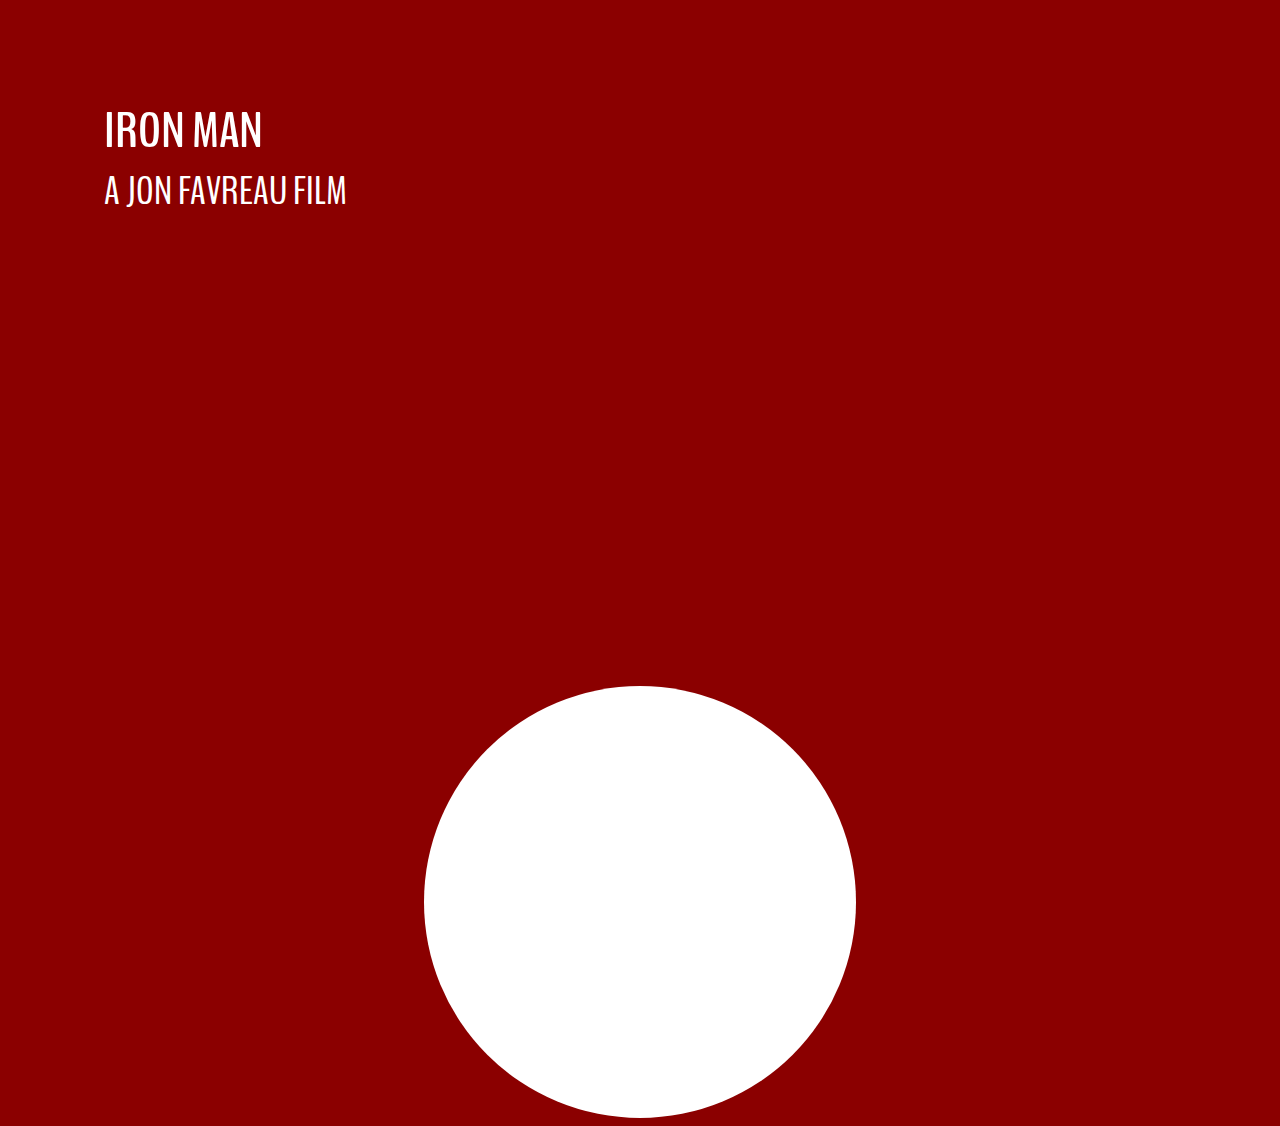
<file: 37_ironMan/index.html>
<!DOCTYPE html>
<html>
  <head>
    <meta charset="utf-8">
    <title>Daily Programmer 37_ironMan</title>
    <link href='https://fonts.googleapis.com/css?family=BenchNine' rel='stylesheet' type='text/css'>
    <link rel='stylesheet' type="text/css" href='style.css'>
  </head>
  <body>
    <header>
      <h1>IRON MAN</h1>
      <p>A JON FAVREAU FILM</p>
    </header>

    <div>
      
    </div>

  </body>
</html>
</file>
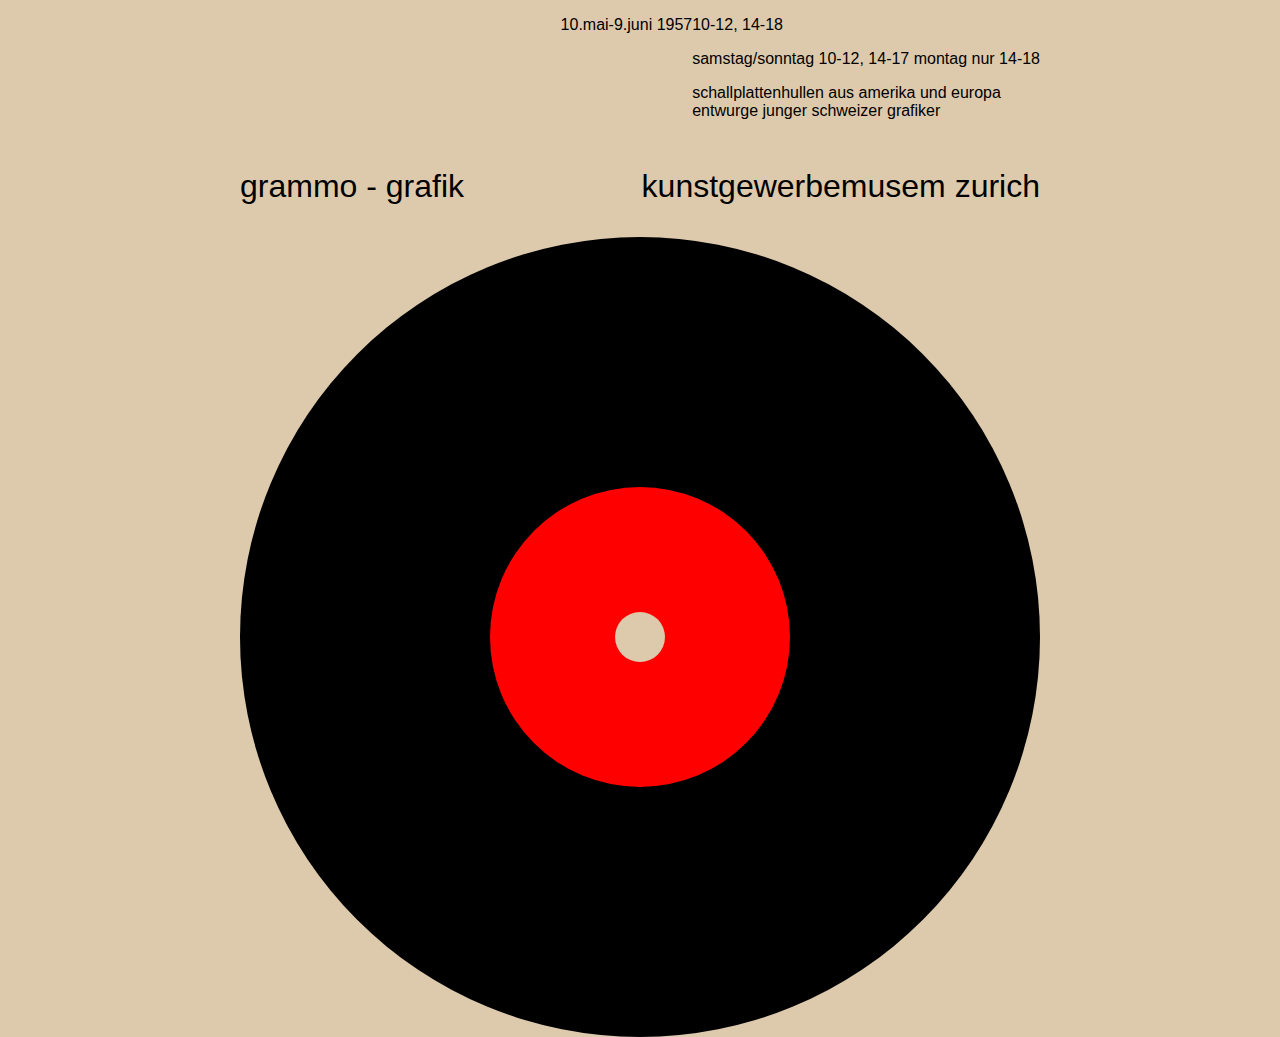
<file: 21_swissRecordDesign/solutions/index.html>
<!DOCTYPE html>
<html>
  <head>
    <meta charset="utf-8">
    <title>Swiss Record Design</title>
    <link rel="stylesheet" href="styles.css">
  </head>
  <body>
    <header>
      <div id="info">
      <div>
          <p>
            10.mai-9.juni 1957
          </p>
      </div>
      <div>
        <div>
          <p>
            10-12, 14-18
          </p>
          <p>
            samstag/sonntag 10-12, 14-17  montag nur 14-18
          </p>
        </div>
        <div>
          <p>
            schallplattenhullen aus amerika und europa<br>entwurge junger schweizer grafiker
          </p>
        </div>
      </div>
    </div>
    </header>
    <main>
      <div id="record">
        <div>
          <p>grammo - grafik</p>
        </div>
        <div>
          <p>kunstgewerbemusem zurich</p>
        </div>
      </div>
      <div id="circle1">
        <div id="circle2">
          <div id="circle3">

          </div>
        </div>
      </div>
    </main>
    <footer>

    </footer>
  </body>
</html>
</file>
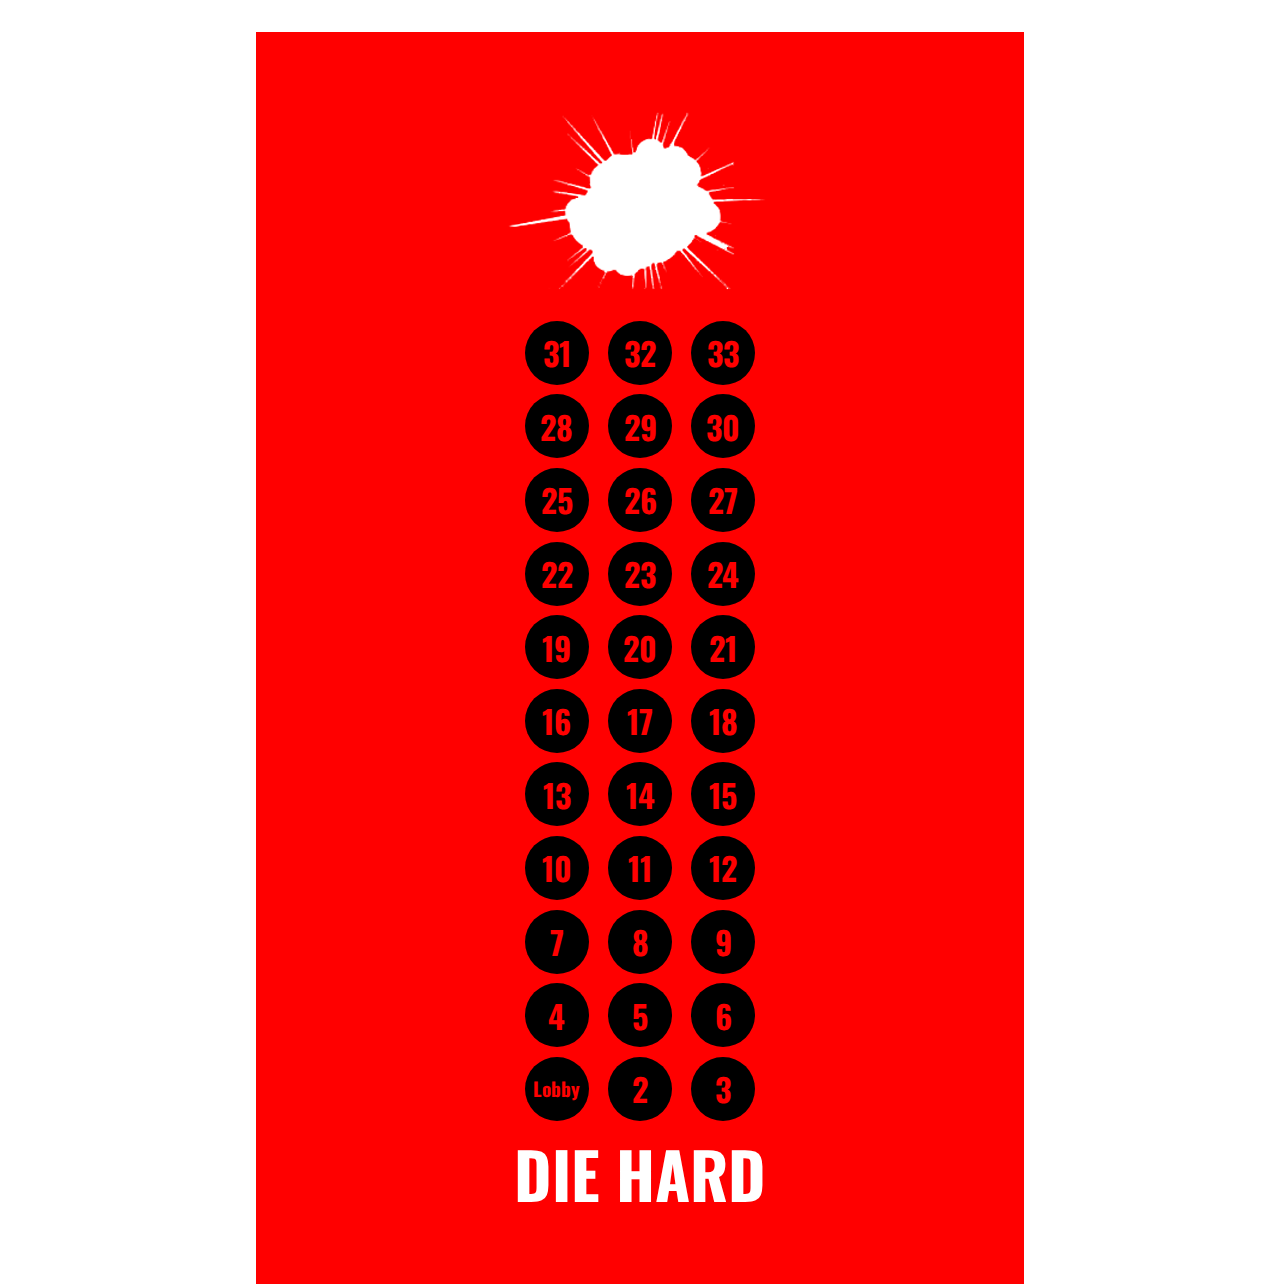
<file: 23_elevator/solutions/index.html>
<!DOCTYPE html>
<html>
  <head>
    <meta charset="utf-8">
    <title>Die Hard</title>
    <link rel="stylesheet" href="style.css">
    <link href='https://fonts.googleapis.com/css?family=Oswald:400,700' rel='stylesheet' type='text/css'>
  </head>
  <body>
    <main>
      <h1>DIE HARD</h1>
      <ul>
        <li>Lobby</li>
        <li>2</li>
        <li>3</li>
        <li>4</li>
        <li>5</li>
        <li>6</li>
        <li>7</li>
        <li>8</li>
        <li>9</li>
        <li>10</li>
        <li>11</li>
        <li>12</li>
        <li>13</li>
        <li>14</li>
        <li>15</li>
        <li>16</li>
        <li>17</li>
        <li>18</li>
        <li>19</li>
        <li>20</li>
        <li>21</li>
        <li>22</li>
        <li>23</li>
        <li>24</li>
        <li>25</li>
        <li>26</li>
        <li>27</li>
        <li>28</li>
        <li>29</li>
        <li>30</li>
        <li>31</li>
        <li>32</li>
        <li>33</li>
      </ul>
      <figure>
        <img src="explosion.png" alt="explosion">
      </figure>
    </main>
  </body>
</html>
</file>
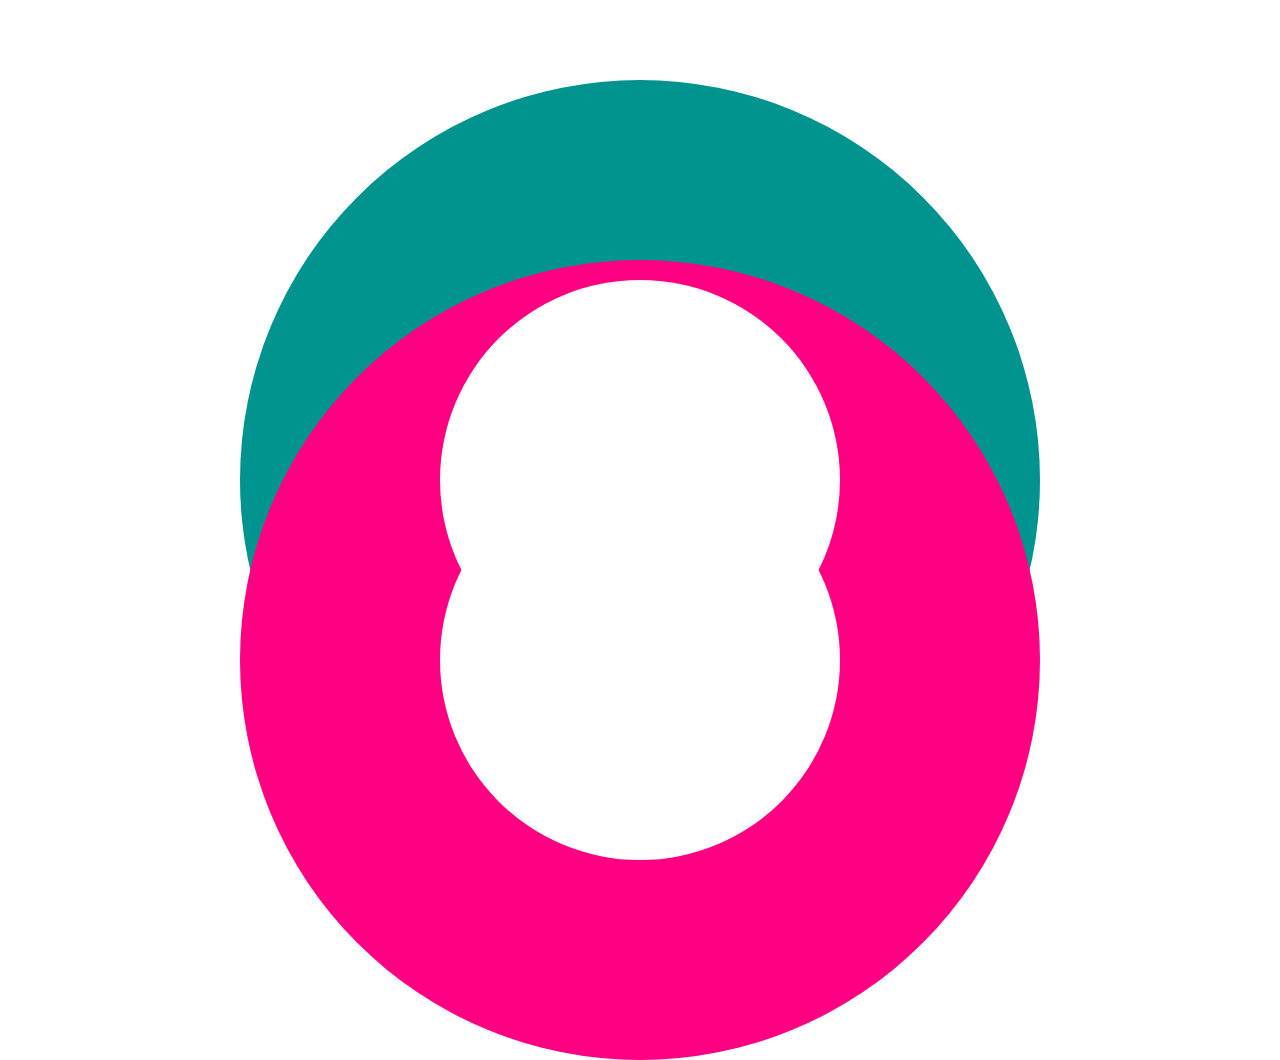
<file: 24_Bowie/ek/index.html>
<!-- Created by Elana Kopelevich -->

<!DOCTYPE html>
<html>
  <head>
    <meta charset="utf-8">
    <title>David Bowie</title>
    <link rel="stylesheet" href="style.css">
  </head>
  <body>
    <main>
      <div class="teal-o">
        <div class="teal-donut-hole"></div>
      </div>

      <div class="magenta-o">
        <div class="magenta-donut-hole"></div>
      </div>
    </main>
  </body>
</html>
</file>
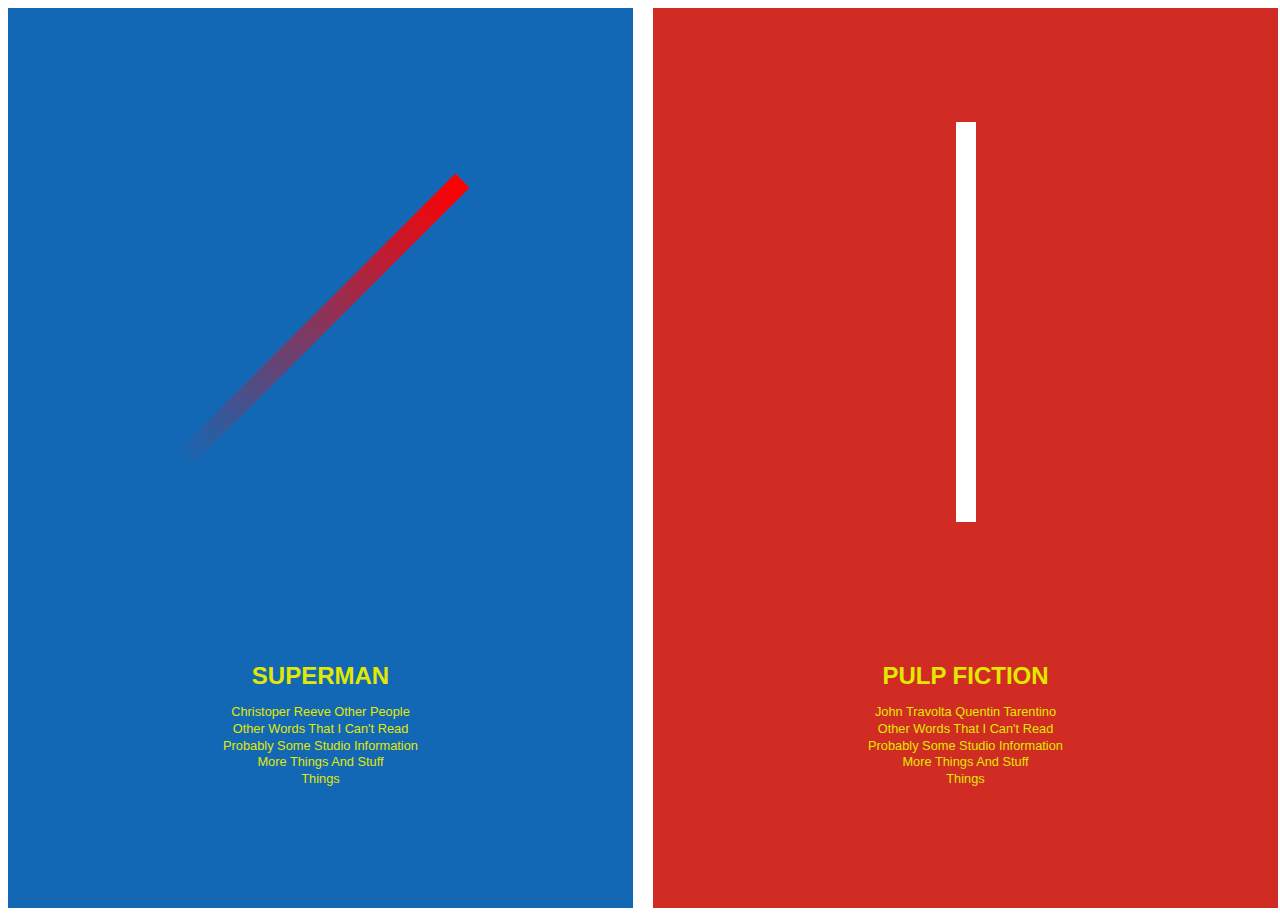
<file: 25_superHeroes/solutions/ek/index.html>
<!DOCTYPE html>
<html>
  <head>
    <meta charset="utf-8">
    <title>Movies</title>
    <link rel="stylesheet" href="styles.css">
  </head>
  <body>
    <main>
      <div class="poster superman">
        <div class="line"></div>
        <div class="text">
          <h2>SUPERMAN</h2>
          <p>Christoper Reeve Other people</p>
          <p>other words that I can't read</p>
          <p>Probably some studio information</p>
          <p>More things and stuff</p>
          <p>Things</p>
        </div>
      </div>
      <div class="poster pulp-fiction">
        <div class="line"></div>
        <div class="text">
          <h2>PULP FICTION</h2>
          <p>John Travolta Quentin Tarentino</p>
          <p>other words that I can't read</p>
          <p>Probably some studio information</p>
          <p>More things and stuff</p>
          <p>Things</p>
        </div>
      </div>
    </main>
  </body>
</html>
</file>
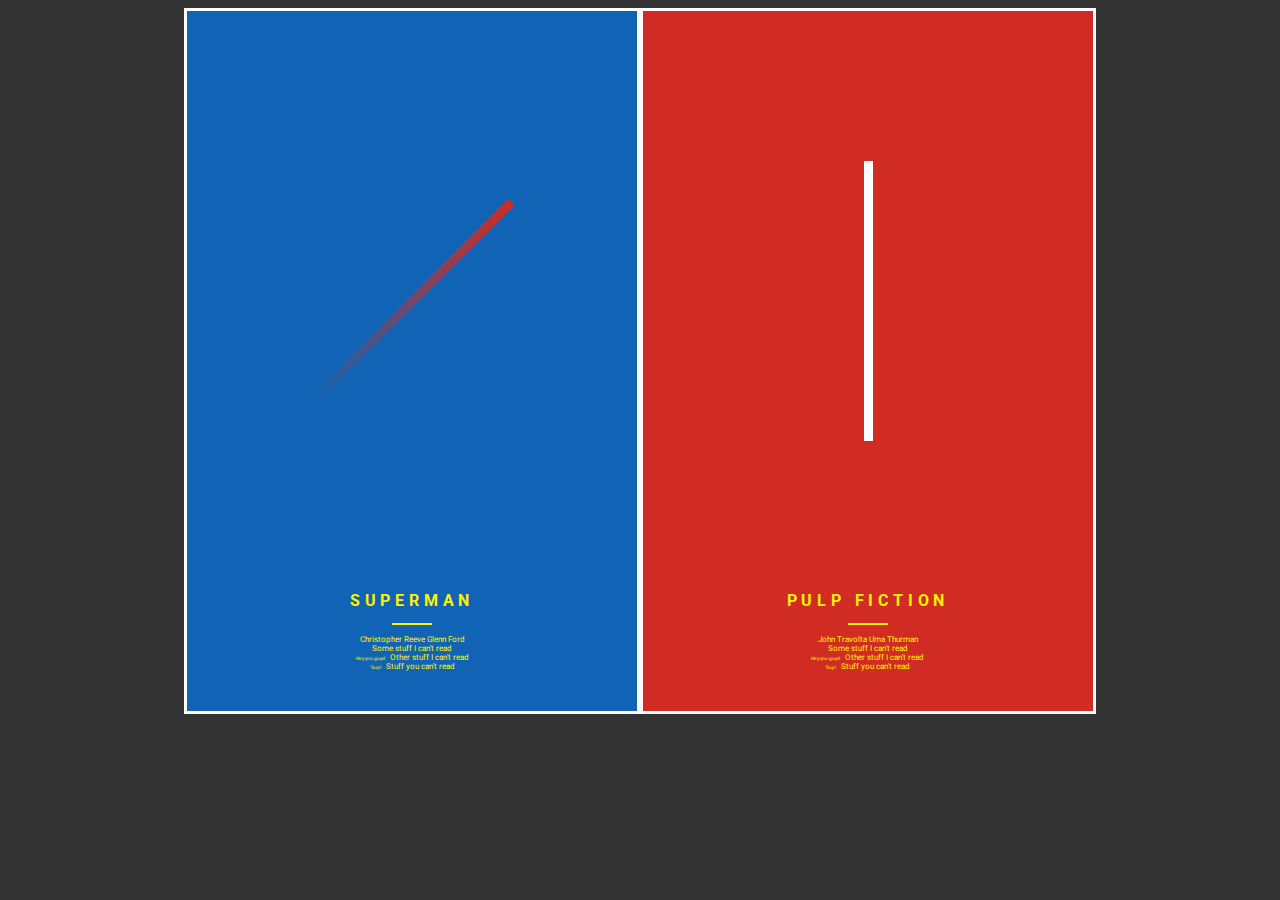
<file: 25_superHeroes/solutions/zac-solution/index.html>
<!DOCTYPE html>
<html>
  <head>
    <meta charset="utf-8">
    <title></title>
    <link href='https://fonts.googleapis.com/css?family=Roboto' rel='stylesheet' type='text/css'>
    <link rel="stylesheet" href="./style.css" media="screen" title="no title" charset="utf-8">
  </head>
  <body>
    <div class="superman">
      <div class="stripe"></div>
      <div class="text">
        <h1 class="title">
          SUPERMAN
        </h1>
        <div class="underline"></div>
        <p>
          Christopher Reeve Glenn Ford
        </p>
        <p>
          Some stuff I can't read
        </p>
        <p>
          <span class="tiny-type">Hey you guys!</span>Other stuff I can't read
        </p>
        <p>
          <span class="tiny-type">'Sup!</span>Stuff you can't read
        </p>
      </div>
    </div>
    <div class="pulp-fiction">
      <div class="stripe"></div>
      <div class="text">
        <h1 class="title">
          PULP FICTION
        </h1>
        <div class="underline"></div>
        <p>
          John Travolta Uma Thurman
        </p>
        <p>
          Some stuff I can't read
        </p>
        <p>
          <span class="tiny-type">Hey you guys!</span>Other stuff I can't read
        </p>
        <p>
          <span class="tiny-type">'Sup!</span>Stuff you can't read
        </p>
      </div>
    </div>
    </div>

  </body>
</html>
</file>
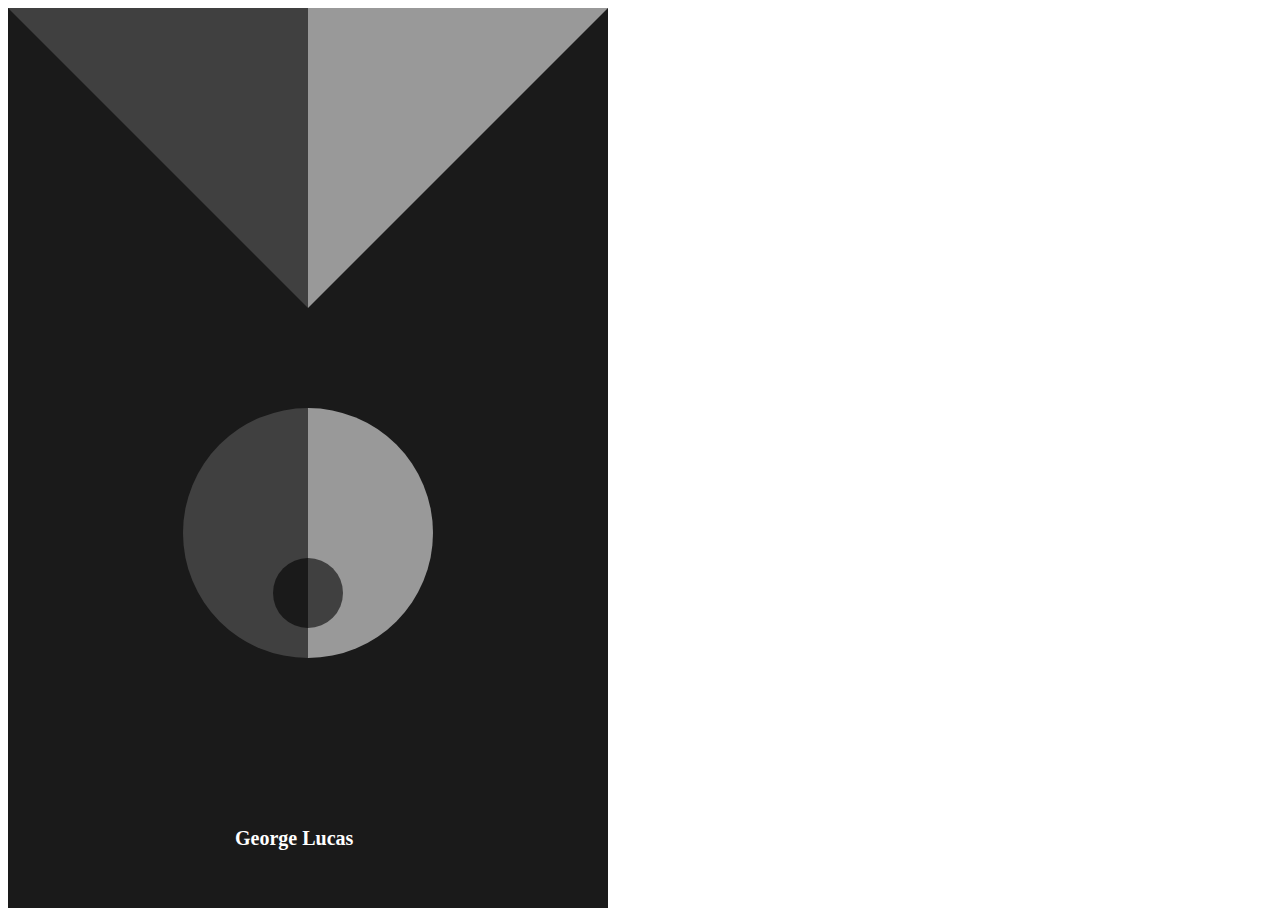
<file: 26_starWars/solutions/bradford/index.html>
<!DOCTYPE html>
<html>
  <head>
    <meta charset="utf-8">
    <title></title>
    <link rel='stylesheet' type='text/css' href='style.css'>
  </head>
  <body>
    <div class='background'>

    <div class="Triangle1"></div>
    <div class="Triangle2"></div>

    <div class="bigCircle1">
      <div class="smallCircle1">
      </div>
    </div>

      <div class="bigCircle2">
        <div class="smallCircle2">
        </div>
      </div>

    </div>
    
    <p>George Lucas</p>

  </body>
</html>
</file>
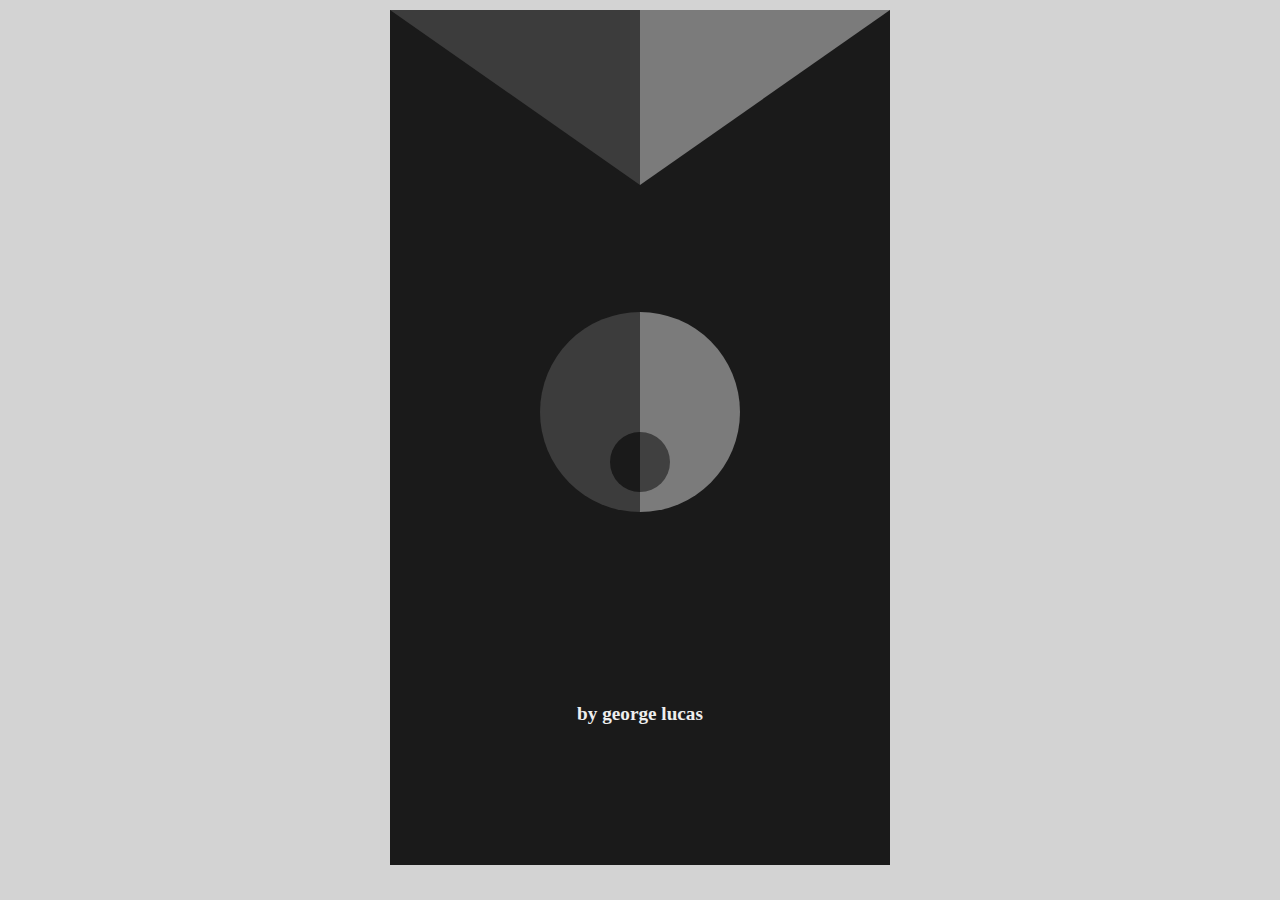
<file: 26_starWars/solutions/dta/index.html>
<!-- Created by David Adams January 28 2016 -->
<!DOCTYPE html>
<html>
  <head>
    <meta charset="utf-8">
    <title>Star Wars</title>
    <link rel="stylesheet" href="./style.css">
  </head>
  <body>
    <div class="poster">
      <div class="topleft-triangle"></div>
      <div class="topright-triangle"></div>
      <div class="left-circle">
        <div class="left-small-circle"></div>
      </div>
      <div class="right-circle">
        <div class="right-small-circle"></div>
      </div>
      <h1>by george lucas</h1>
    </div>
  </body>
</html>
</file>
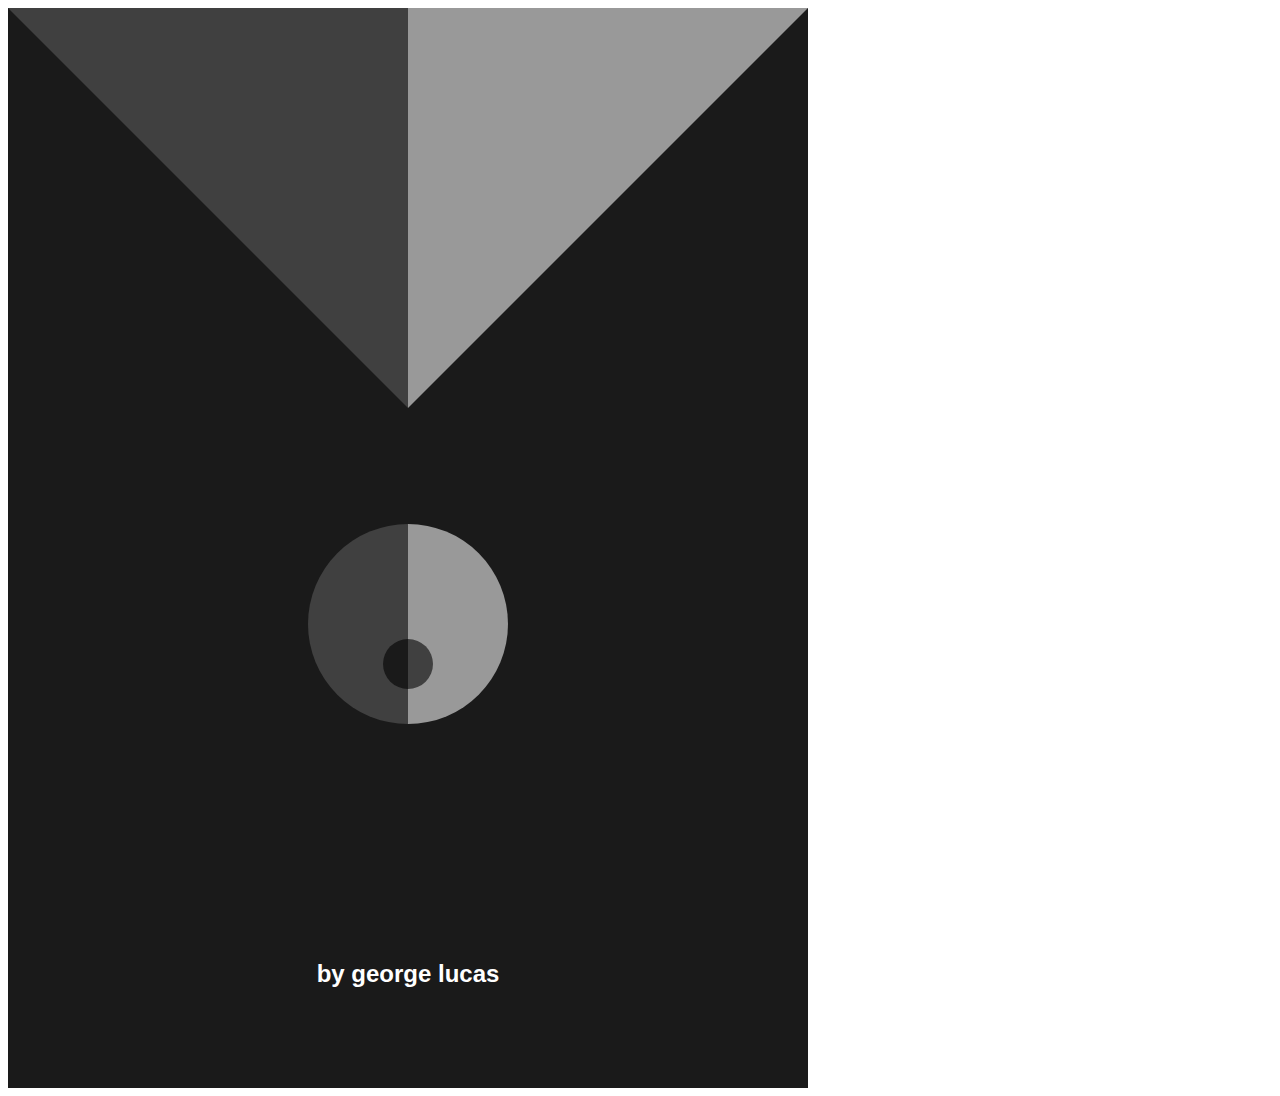
<file: 26_starWars/solutions/ek/index.html>
<!DOCTYPE html>
<html>
  <head>
    <meta charset="utf-8">
    <title>Star Wars</title>
    <link rel="stylesheet" href="style.css">
  </head>
  <body>
    <main>
      <div class="tris">
        <div class="left-tri"></div>
        <div class="right-tri"></div>
      </div>

      <div class="circles">
        <div class="circle big-circle big-left-circle">
          <div class="circle small-circle small-left-circle"></div>
        </div>
        <div class="circle big-circle big-right-circle">
          <div class="circle small-circle small-right-circle"></div>
        </div>
      </div>

      <h2>by george lucas</h2>
    </main>

  </body>
</html>
</file>
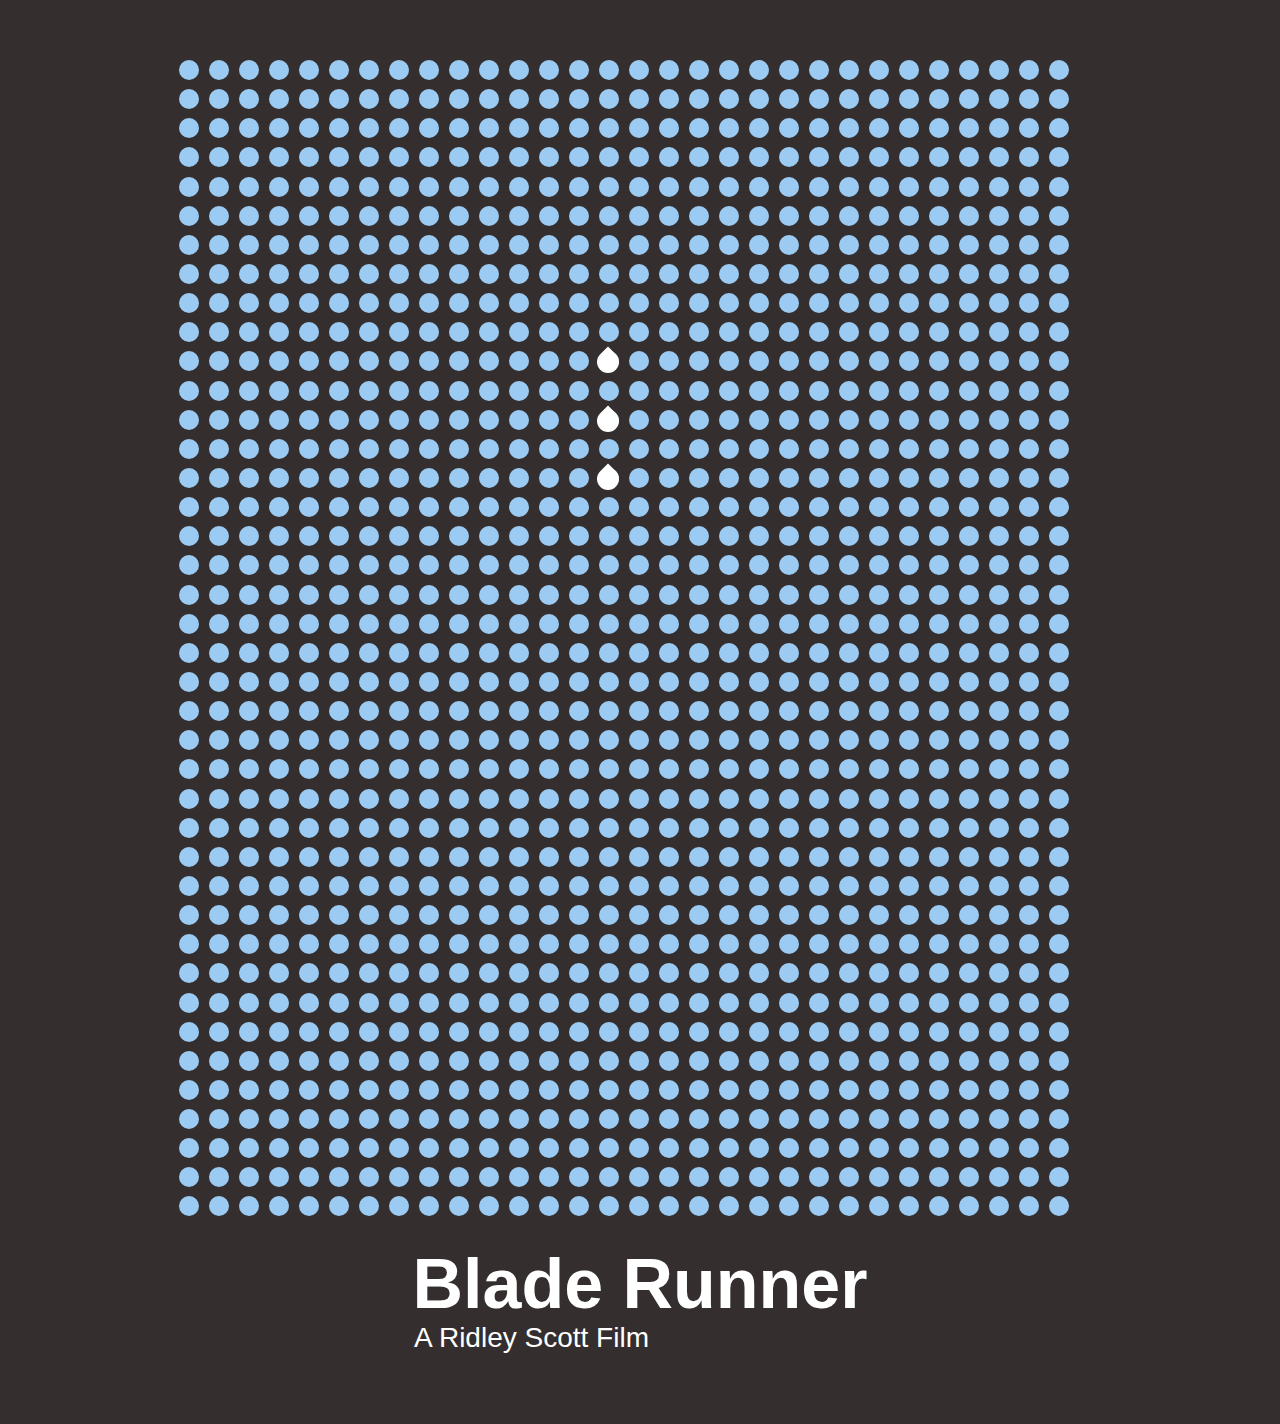
<file: 27_bladeRunner/solutions/ek/index.html>
<!DOCTYPE html>
<html lang="en">
  <head>
    <meta charset="utf-8">
    <meta http-equiv="X-UA-Compatible" content="IE=edge">
    <meta name="viewport" content="width=device-width, initial-scale=1">
    <title></title>

    <!-- Bootstrap -->
    <link rel="stylesheet" href="https://maxcdn.bootstrapcdn.com/bootstrap/3.3.5/css/bootstrap.min.css">
    <link rel="stylesheet" href="https://maxcdn.bootstrapcdn.com/font-awesome/4.4.0/css/font-awesome.min.css">
    <link rel="stylesheet" href="styles.css">
  </head>
  <body>
    <main>
      <article class="dots"></article>
      <h1>Blade Runner</h1>
      <h2>A Ridley Scott Film</h2>
    </main>

    <!-- jQuery (necessary for Bootstrap's JavaScript plugins) -->
    <script src="https://ajax.googleapis.com/ajax/libs/jquery/1.11.3/jquery.min.js"></script>
    <!-- Include all compiled plugins (below), or include individual files as needed -->
    <script src="https://maxcdn.bootstrapcdn.com/bootstrap/3.3.5/js/bootstrap.min.js"></script>
    <script type="text/javascript" src="main.js"></script>
  </body>
</html>
</file>
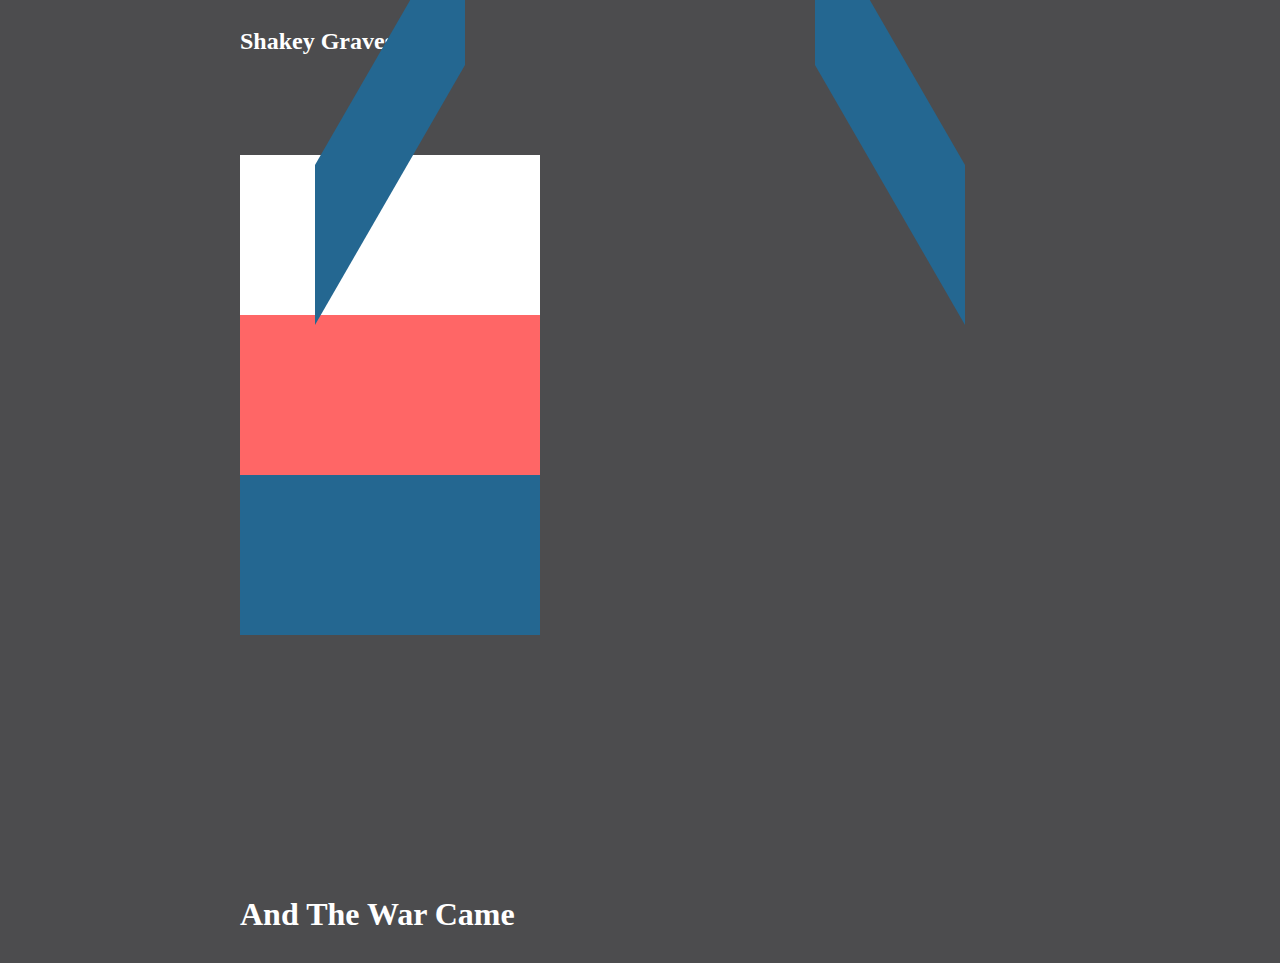
<file: 29_Shapes/solutions/ek/index.html>
<!DOCTYPE html>
<html>
  <head>
    <meta charset="utf-8">
    <title>Shakey Graves</title>
    <link rel="stylesheet" href="styles.css">
  </head>
  <body>
    <main>
      <h2>Shakey Graves</h2>
      <div class="shape">
        <div class="blue pos-30 align-1"></div>
        <div class="blue neg-30 align-2"></div>
        <div class="white"></div>
        <div class="white"></div>
        <div class="pink"></div>
        <div class="pink"></div>
        <div class="blue"></div>
        <div class="blue"></div>
      </div>
      <h1>And The War Came</h1>
    </main>
  </body>
</html>
</file>
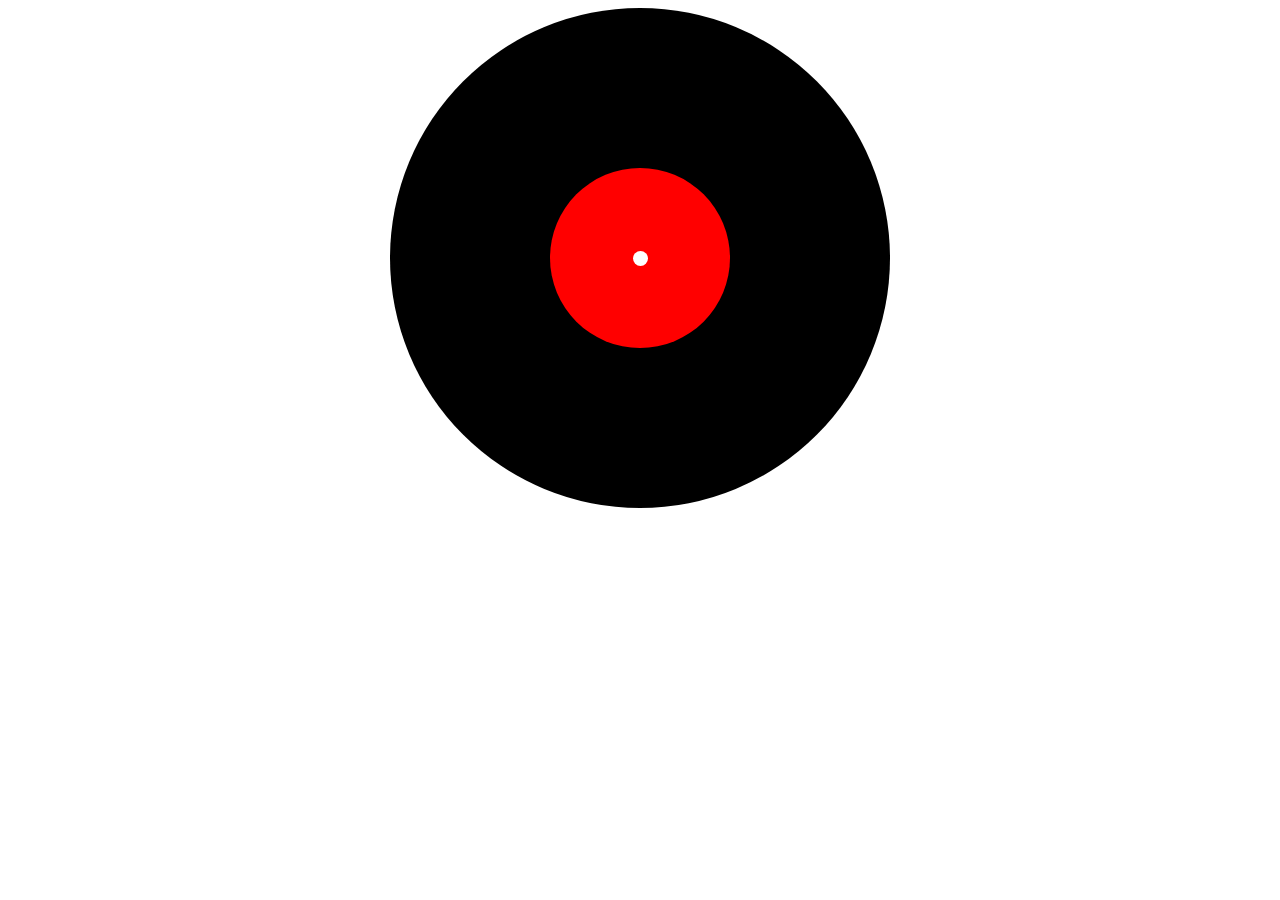
<file: 21_swissRecordDesign/solutions/bda.html>
<!DOCTYPE html>
<html lang="en">
  <head>
    <meta charset="UTF-8">
    <title>Swiss Record Design</title>
    <link rel="stylesheet" href="bda.css">
  </head>
  <body>
    <div class="record-container">
      <div class="grooves">
        <div class="label">
          <div class="hole">
          </div>
        </div>
      </div>
    </div>
  </body>
</html>
</file>
<file: 37_ironMan/style.css>
body {
  box-sizing: border-box;
  background-color: #8b0000;
  color: white;
  font-family: 'BenchNine', sans-serif;
  height: 100vw
  width: 120vw;
}

header {
  margin-top: 6rem;
  margin-left: 6rem;
}

header h1 {
  font-size: 3.2rem;
  margin-bottom: 0rem;
}

header p {
  font-size: 2.5rem;
  margin-top: 0;
}

div {
  border-radius: 50%;
  background-color: white;
  height: 27rem;
  width: 27rem;
  margin: auto;
  margin-top: 37%;
}
</file>
<file: 21_swissRecordDesign/solutions/styles.css>
html{
  font-family: sans-serif;
}

div{
}

body{
  margin: 0;
  padding: 0;
  background-color: rgb(221, 202, 173);
}

main{
  display: flex;
  flex-direction: column;
  align-items: center;
  justify-content: center;
}

#circle1{
  width: 800px;
  height: 800px;
  border-radius: 50%;
  background-color: black;
  display: flex;
  align-items: center;
  justify-content: center;
}

#circle2{
  width: 300px;
  height: 300px;
  border-radius: 50%;
  background-color: red;
  display: flex;
  align-items: center;
  justify-content: center;
}

#circle3{
  width: 50px;
  height: 50px;
  border-radius: 50%;
  background-color: rgb(221, 202, 173);
}

#record{
  width: 800px;
  display: flex;
  flex-direction: row;
  justify-content: space-between;
  align-items: flex-start;
}

#info{
  display: flex;
  flex-direction: row;
  justify-content: flex-end;
  align-items: flex-start;
  width: 800px;
}

header{
  display: flex;
  justify-content: center;
}

#record p{
  font-size: 2em;
}
</file>
<file: 23_elevator/solutions/style.css>
* {
  margin: 0;
  padding: 0; }

body {
  width: 100%;
  height: 100vh;
  font-family: 'Oswald', sans-serif; }

main {
  width: 50%;
  font-size: 2rem;
  font-weight: bold;
  color: white;
  display: flex;
  flex-direction: column-reverse;
  justify-content: center;
  align-items: center;
  margin: 2rem auto;
  background-color: red;
  padding: 5%; }

ul {
  margin: 0 auto;
  width: 15rem;
  display: flex;
  flex-flow: wrap-reverse;
  justify-content: space-between;
  list-style: none; }
  ul li {
    display: flex;
    justify-content: center;
    align-items: center;
    width: 4rem;
    height: 4rem;
    margin: 0.3rem;
    background: black;
    color: red;
    border-radius: 50%; }
    ul li:first-child {
      font-size: 1.2rem; }

/*# sourceMappingURL=style.css.map */
</file>
<file: 24_Bowie/ek/style.css>
.teal-o {
  display: flex;
  align-items: center;
  justify-content: center;
  width: 800px;
  height: 800px;
  margin: 80px auto;
  border-radius: 50%;
  background-color: rgba(1, 148, 142, 1);
}

.magenta-o {
  display: flex;
  align-items: center;
  justify-content: center;
  margin: -700px auto;
  width: 800px;
  height: 800px;
  border-radius: 50%;
  background-color: rgba(255, 0, 130, 1);
}

.teal-donut-hole {
  background-color: rgba(255, 255, 255, 1);
  width: 400px;
  height: 400px;
  border-radius: 50%;
}

.magenta-donut-hole {
  background-color: rgba(255, 255, 255, 1);
  width: 400px;
  height: 400px;
  border-radius: 50%;
}
</file>
<file: 25_superHeroes/solutions/ek/styles.css>
main {
  width: 100vw;
  color: #e3e800;
  font-family: 'futura', sans-serif;
  font-weight: lighter;
  display: flex;
}

.poster {
  width: 50vw;
  height: 100vh;
  background-color: #1268b5;
  border-right: 10px solid #fff;
  display: flex;
  flex-direction: column;
  align-items: center;
  justify-content: center;
  text-align: center;
}

.superman {
  background-color: #1268b5;
  border-right: 20px solid #fff;
}

.pulp-fiction {
  background-color: #d02c23;
}

.text {
  margin-top: 120px;
}

.line {
  width: 20px;
  height: 400px;
}

.superman .line {
  background: linear-gradient(rgba(255, 0, 0, 1), rgba(255, 0, 0, 0));
  transform: rotate(45deg);
}

.pulp-fiction .line {
  background-color: #fff;
}

p {
  width: 200px;
  font-size: .8em;
  text-transform: capitalize;
  line-height: 30%;
}
</file>
<file: 25_superHeroes/solutions/zac-solution/style.css>
body {
  display: flex;
  flex-direction: row;
  background: #333;
  font-family: 'Roboto', sans-serif;
  font-size: 24px;
  justify-content: center;
}

.superman,
.pulp-fiction {
  width: 450px;
  height: 700px;
  border: 3px solid #FFF;
  display: flex;
  flex-direction: column;
  align-items: center;
  /*justify-content: center;*/
}

.superman {
  background: rgb(17, 100, 181);
}
.pulp-fiction {
  background: rgb(208, 44, 35);
}

.stripe {
  width: 2%;
  height: 40%;
  background: #FFF;
  margin-top: 150px;
}

.superman .stripe {
  transform: rotate(45deg);
  /*background-image: url(http://texturelib.com/Textures/concrete/rough/concrete_rough_0035_01_preview.jpg);*/
  background: linear-gradient(rgba(208, 44, 35, 1), rgba(208, 44, 35, 0));
}

.text {
  display: flex;
  flex-direction: column;
  align-items: center;
  color: rgb(255, 244, 0);
  margin-top: 150px;
}
.text p {
  margin: 0;
  font-size: 0.5rem;
}

.text h1 {
  margin: 0;
  font-size: 1rem;
}
.title {
  letter-spacing: 0.3rem;
}

.underline {
  width: 40px;
  height: 10px;
  border-bottom: 2px solid rgb(255, 244, 0);
  margin: 3px 0 10px 0;
}
.tiny-type {
  font-size: 0.3rem;
  padding-right: 5px;
}
</file>
<file: 26_starWars/solutions/bradford/style.css>
.background {
  position: relative;
  background-color: #1A1A1A;
  width: 600px;
  height: 900px;
}

.Triangle1 {
  width: 0;
	height: 0;
	border-right: 300px solid #404040;
	border-bottom: 300px solid transparent;
}

.Triangle2 {
  width: 0;
	height: 0;
	border-left: 300px solid #999999;
	border-bottom: 300px solid transparent;
  position: absolute;
  right: 0;
  top: 0;
}

.bigCircle1 {
  position: absolute;
  width: 125px;
  height: 250px;
  border-bottom-right-radius: 125px 125px;
  border-top-right-radius: 125px 125px;
  background-color: #999999;
  left: 300px;
  top: 400px;
}

.bigCircle2 {
  position: absolute;
  width: 125px;
  height: 250px;
  border-bottom-left-radius: 125px 125px;
  border-top-left-radius: 125px 125px;
  background-color: #404040;
  left: 175px;
  top: 400px;
}

.smallCircle1 {
  position: absolute;
  width: 35px;
  height: 70px;
  border-bottom-right-radius: 35px 35px;
  border-top-right-radius: 35px 35px;
  background-color: #404040;
  top: 150px;
}

.smallCircle2 {
  position: absolute;
  width: 35px;
  height: 70px;
  border-bottom-left-radius: 35px 35px;
  border-top-left-radius: 35px 35px;
  background-color: #1A1A1A;
  right: 0px;
  top: 150px;
}

p {
  color: white;
  font-weight: bold;
  position: absolute;
  left: 235px;
  bottom: 30px;
  font-size: 20px;
}
</file>
<file: 26_starWars/solutions/dta/style.css>
/* Created by David Adams January 28 2016 */
body {
  margin: 0px;
  padding: 10px;
  background-color: lightgray;
  display: flex;
  flex-direction: row;
  justify-content: center;
}

.poster {
  display: flex;
  flex-wrap: wrap;
  justify-content: center;
  height: 95vh;
  width: 500px;
  background-color: rgb(26,26,26);
}

.topleft-triangle {
  width: 0;
  height: 0;
  border-top: 175px solid rgb(60,60,60);
  border-left: 250px solid transparent;
}

.topright-triangle {
  width: 0;
  height: 0;
  border-top: 175px solid rgb(123,123,123);
  border-right: 250px solid transparent;
}

.left-circle {
  height: 200px;
  width: 100px;
  border-radius: 200px 0 0 200px;
  background: rgb(60,60,60);
  text-align: right;
  padding-top: 120px;
  box-sizing: border-box;
  margin-left: 100px;
  margin-bottom: 50px;
}

.left-small-circle {
  height: 60px;
  width: 30px;
  border-radius: 60px 0 0 60px;
  background: rgb(26,26,26);
  display: inline-block;
}

.right-circle {
  height: 200px;
  width: 100px;
  border-radius: 0 200px 200px 0;
  background: rgb(123,123,123);
  margin-right: 100px;
  margin-bottom: 50px;
}

.right-small-circle {
  height: 60px;
  width: 30px;
  border-radius: 0 60px 60px 0;
  background: rgb(64,64,64);
  display: inline-block;
  margin-top: 120px;
}

h1 {
  color: rgb(238,238,238);
  font-size: 1.2em;
}
</file>
<file: 26_starWars/solutions/ek/style.css>
body {
  color: #fff;
  font-weight: bolder;
  font-family: sans-serif;
}

main {
  width: 800px;
  height: 1000px;
  background-color: #1a1a1a;
  display: flex;
  flex-direction: column;
  align-items: center;
  align-content: center;
  justify-content: space-between;
  padding-bottom: 80px;
}

.tris{
  width: 800px;
  height: auto;
  display: flex;
  flex-direction: row;
}

.left-tri {
  width: 0px;
  height: 0px;
	border-left: 200px solid transparent;
	border-bottom: 200px solid transparent;
	border-right: 200px solid #404040;
  border-top: 200px solid #404040;
}

.right-tri {
  width: 0px;
  height: 0px;
	border-right: 200px solid transparent;
	border-bottom: 200px solid transparent;
	border-left: 200px solid #999999;
  border-top: 200px solid #999999;
}

.circles {
  width: 200px;
  height: 200px;
  display: flex;
  margin-top: -100px;
}

.circle {
  border-radius: 50%;
}

.big-circle {
  width: 200px;
  height: 200px;
  display: flex;
  flex-direction: column;
  justify-content: center;
}

.small-circle {
  width: 25px;
  height: 50px;
  margin-top: 80px;
}

.big-left-circle {
  background-color: #404040;
  border-radius: 100px 0 0 100px;
}

.big-right-circle {
  background-color: #999999;
  border-radius:  0 100px 100px 0;
}

.small-left-circle {
  background-color: #1a1a1a;
  border-radius: 120px 0 0 120px;
  align-self: flex-end;
}

.small-right-circle {
  background-color: #404040;
  border-radius:  0 120px 120px 0;
  align-self: flex-start;
}
</file>
<file: 27_bladeRunner/solutions/ek/styles.css>
body {
  background-color: #342e2e;
  display: flex;
  flex-direction: column;
  justify-content: center;
  align-items: center;
  color: #fff;
  font-family: 'helvetica', sans-serif;
}

h1 {
  font-weight: 700;
  font-size: 5em;
  align-self: center;
}

h2 {
  font-weight: 100;
  font-size: 2em;
  margin-top: -10px;
  margin-left: 240px;
}

main {
  width: 932px;
  height: 1304px;
  margin-top: 60px;
  margin-bottom: 60px;
  display: flex;
  flex-direction: column;
}

.dots {
  width: 929px;
  height: 1300px;
  display: flex;
  flex-direction: row;
  flex-wrap: wrap;
}

.dot {
  width: 20px;
  height: 20px;
  background-color: #9bcbf3;
  margin: 0 5px;
  border-radius: 50%;
}

.drop {
  width: 22px;
  height: 22px;
  transform: rotate(45deg);
  background-color: #fff;
  margin-left: -2px;
  border-radius: 0 25px 25px 25px;
  z-index: 1000;
}
</file>
<file: 29_Shapes/solutions/ek/styles.css>
body {
  display: flex;
  align-items: center;
  justify-content: center;
  background-color: #4c4c4e;
  color: #fff;
}

.shape {
  width: 800px;
  height: 800px;
  background-color: #black;
  display: relative;
}

.blue {
  display: absolute;
	width: 300px;
	height: 80px;
	background: #246791;
}

.pink {
  display: absolute;
	width: 300px;
	height: 80px;
	background: #ff6666;
}

.white {
  display: absolute;
	width: 300px;
	height: 80px;
	background: #fff;
}

.neg-30 {
  transform: rotate(-60deg) skew(-60deg);
}

.neg-60 {

}

.neg-90 {

}

.pos-30 {
  transform: rotate(60deg) skew(60deg);
}

.pos-60 {

}

.pos-90 {

}

.align-1 {
  float: right;
}

.align-2 {
  position: ;
}
</file>
<file: 21_swissRecordDesign/solutions/bda.css>
div.record-container {
  display: flex;
  align-content: center;
  justify-content: center;
}
div.record-container * {
  display: flex;
  border-radius: 50%;
  justify-content: center;
  align-items: center;
}
div.grooves {
  height: 500px;
  width: 500px;
  background-color: black;
}
div.label {
  height: 180px;
  width: 180px;
  background-color: red;
}
div.hole {
  height: 15px;
  width: 15px;
  background-color: white;
}
</file>
